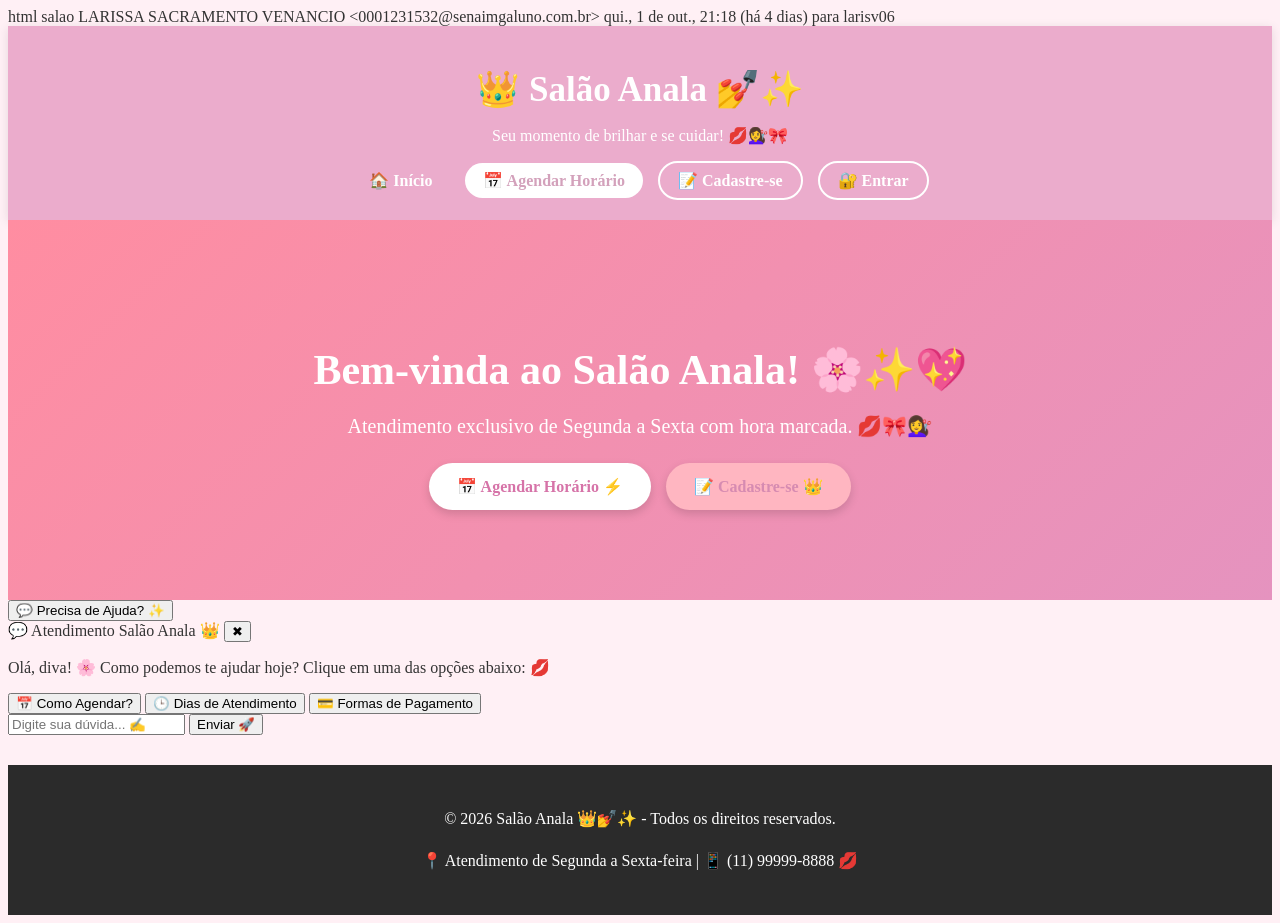
<file: index.html>
html salao

LARISSA SACRAMENTO VENANCIO <0001231532@senaimgaluno.com.br>
qui., 1 de out., 21:18 (há 4 dias)
para larisv06

<!DOCTYPE html>
<html lang="pt-BR">

<head>
    <meta charset="UTF-8">
    <meta name="viewport" content="width=device-width, initial-scale=1.0">
    <title>Salão Anala - Beleza Feminina 🌸✨</title>
    <link rel="stylesheet" href="style.css">
</head>

<body>

    <header>
        <h1>👑 Salão Anala 💅✨</h1>
        <p class="tagline">Seu momento de brilhar e se cuidar! 💋💇‍♀️🎀</p>

        <nav>
            <a href="index.html" class="nav-active">🏠 Início</a>
            <a href="agendamento.html" class="nav-btn">📅 Agendar Horário</a>
            <a href="cadastro.html" class="nav-btn nav-btn-outline">📝 Cadastre-se</a>
            <a href="login.html" class="nav-btn nav-btn-outline">🔐 Entrar</a>
        </nav>
    </header>

    <section class="banner">
        <div>
            <h2>Bem-vinda ao Salão Anala! 🌸✨💖</h2>
            <p>Atendimento exclusivo de Segunda a Sexta com hora marcada. 💋🎀💇‍♀️</p>
            <div class="banner-botoes">
                <a href="agendamento.html" class="botao">📅 Agendar Horário ⚡</a>
                <a href="cadastro.html" class="botao botao-secundario">📝 Cadastre-se 👑</a>
            </div>
        </div>
    </section>

    <!-- MINI CHAT DE DÚVIDAS DO CLIENTE -->
    <div class="chat-widget">
        <button type="button" id="chatToggle" class="chat-btn">💬 Precisa de Ajuda? ✨</button>

        <div id="chatBox" class="chat-box hidden">
            <div class="chat-header">
                <span>💬 Atendimento Salão Anala 👑</span>
                <button type="button" id="chatClose">✖</button>
            </div>

            <div id="chatMessages" class="chat-messages">
                <p class="bot-msg">Olá, diva! 🌸 Como podemos te ajudar hoje? Clique em uma das opções abaixo: 💋</p>
                <div class="chat-quick-replies">
                    <button type="button" class="quick-btn" id="btnAgendar">📅 Como Agendar?</button>
                    <button type="button" class="quick-btn" id="btnHorario">🕒 Dias de Atendimento</button>
                    <button type="button" class="quick-btn" id="btnPagamento">💳 Formas de Pagamento</button>
                </div>
            </div>

            <div class="chat-input-area">
                <input type="text" id="chatInput" placeholder="Digite sua dúvida... ✍️">
                <button type="button" id="chatSend">Enviar 🚀</button>
            </div>
        </div>
    </div>

    <footer>
        <p>© 2026 Salão Anala 👑💅✨ - Todos os direitos reservados.</p>
        <p>📍 Atendimento de Segunda a Sexta-feira | 📱 (11) 99999-8888 💋</p>
    </footer>

    <script src="script.js"></script>
</body>

</html>
</file>
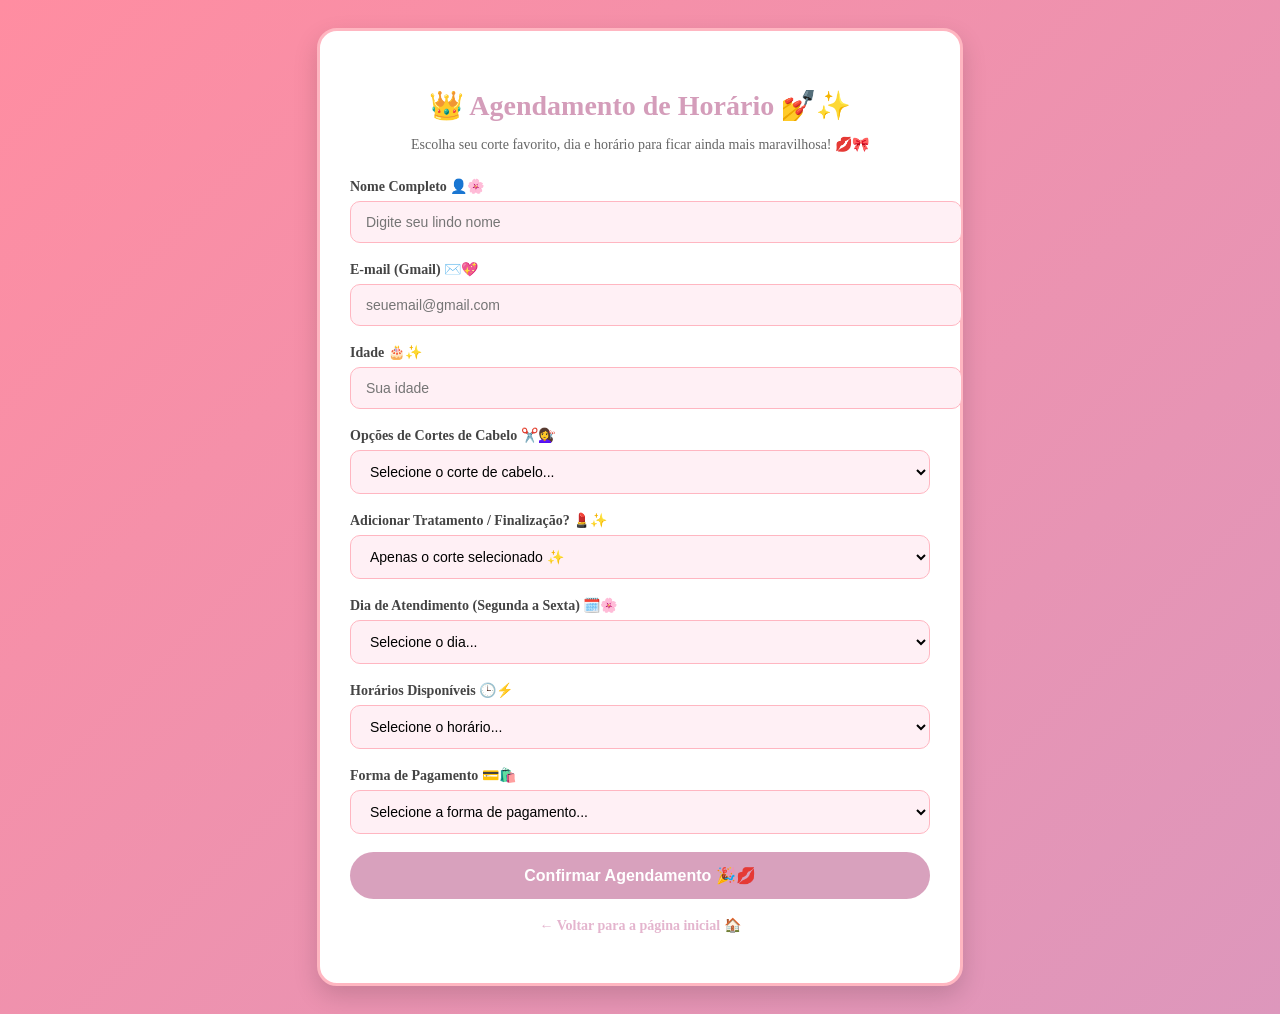
<file: agendamento.html>
<!DOCTYPE html>
<html lang="pt-BR">

<head>
    <meta charset="UTF-8">
    <meta name="viewport" content="width=device-width, initial-scale=1.0">
    <title>Salão Anala - Agendamento 🌸✨</title>
    <link rel="stylesheet" href="style.css">
</head>

<body class="auth-page">

    <div class="auth-container" style="max-width: 580px;">
        <h2>👑 Agendamento de Horário 💅✨</h2>
        <p class="auth-subtitle">Escolha seu corte favorito, dia e horário para ficar ainda mais maravilhosa! 💋🎀</p>

        <form id="agendamentoForm">
            <!-- DADOS PESSOAIS -->
            <div class="form-group">
                <label for="nomeCliente">Nome Completo 👤🌸</label>
                <input type="text" id="nomeCliente" placeholder="Digite seu lindo nome" required>
            </div>

            <div class="form-group">
                <label for="emailCliente">E-mail (Gmail) ✉️💖</label>
                <input type="email" id="emailCliente" placeholder="seuemail@gmail.com" required>
            </div>

            <div class="form-group">
                <label for="idadeCliente">Idade 🎂✨</label>
                <input type="number" id="idadeCliente" placeholder="Sua idade" min="12" max="100" required>
            </div>

            <!-- OPÇÕES DE CORTES DE CABELO -->
            <div class="form-group">
                <label for="corteCabelo">Opções de Cortes de Cabelo ✂️💇‍♀️</label>
                <select id="corteCabelo" class="input-select" required>
                    <option value="">Selecione o corte de cabelo...</option>
                    <option value="Corte Camadas (R$ 79,90)">Corte em Camadas (Dar Leveza e Volume) — R$ 79,90 🌸
                    </option>
                    <option value="Corte Chanel / Bob (R$ 89,90)">Corte Chanel / Bob Moderno — R$ 89,90 👑</option>
                    <option value="Corte Butterfly (R$ 99,90)">Corte Borboleta / Butterfly Cut — R$ 99,90 🦋</option>
                    <option value="Corte Long Bob (R$ 85,00)">Long Bob Versátil — R$ 85,00 ✨</option>
                    <option value="Corte Pixie (R$ 75,00)">Corte Pixie Feminino (Curto Elegante) — R$ 75,00 ⚡</option>
                    <option value="Corte Bordado / Pontas (R$ 60,00)">Corte Bordado / Removendo Pontas Duplas — R$ 60,00
                        ✂️</option>
                    <option value="Franja / Ajuste (R$ 35,00)">Ajuste de Franja — R$ 35,00 🎀</option>
                </select>
            </div>

            <!-- SERVIÇOS ADICIONAIS -->
            <div class="form-group">
                <label for="servicoExtra">Adicionar Tratamento / Finalização? 💄✨</label>
                <select id="servicoExtra" class="input-select">
                    <option value="Nenhum">Apenas o corte selecionado ✨</option>
                    <option value="Escova Modeladora (+R$ 35,00)">+ Escova Modeladora (R$ 35,00) 💨</option>
                    <option value="Hidratação Express (+R$ 45,00)">+ Hidratação Express Brilho (R$ 45,00) 💎</option>
                    <option value="Nutrição Profunda (+R$ 65,00)">+ Nutrição Profunda e Selagem (R$ 65,00) 🌸</option>
                </select>
            </div>

            <!-- DATA (SEGUNDA A SEXTA) -->
            <div class="form-group">
                <label for="diaSemana">Dia de Atendimento (Segunda a Sexta) 🗓️️🌸</label>
                <select id="diaSemana" class="input-select" required>
                    <option value="">Selecione o dia...</option>
                    <option value="Segunda-feira">Segunda-feira 🌸</option>
                    <option value="Terça-feira">Terça-feira 💅</option>
                    <option value="Quarta-feira">Quarta-feira 💄</option>
                    <option value="Quinta-feira">Quinta-feira 💇‍♀️</option>
                    <option value="Sexta-feira">Sexta-feira ✨</option>
                </select>
            </div>

            <!-- HORÁRIOS DISPONÍVEIS -->
            <div class="form-group">
                <label for="horarioAtendimento">Horários Disponíveis 🕒⚡</label>
                <select id="horarioAtendimento" class="input-select" required>
                    <option value="">Selecione o horário...</option>
                    <option value="08:00">08:00 (Manhã) 🌅</option>
                    <option value="09:30">09:30 (Manhã) ☀️</option>
                    <option value="11:00">11:00 (Manhã) 🌿</option>
                    <option value="13:30">13:30 (Tarde) 🍧</option>
                    <option value="15:00">15:00 (Tarde) ☕</option>
                    <option value="16:30">16:30 (Tarde) 🌆</option>
                </select>
            </div>

            <!-- FORMA DE PAGAMENTO -->
            <div class="form-group">
                <label for="pagamentoAgendamento">Forma de Pagamento 💳🛍️</label>
                <select id="pagamentoAgendamento" class="input-select" required>
                    <option value="">Selecione a forma de pagamento...</option>
                    <option value="Pix">Pix (com 5% de desconto no salão!) ⚡💖</option>
                    <option value="Cartão de Crédito">Cartão de Crédito 💳✨</option>
                    <option value="Cartão de Débito">Cartão de Débito 💳🌸</option>
                    <option value="Dinheiro">Dinheiro no Local 💵👑</option>
                </select>
            </div>

            <button type="submit" class="btn-auth">Confirmar Agendamento 🎉💋</button>
        </form>

        <p class="auth-footer">
            <a href="index.html">← Voltar para a página inicial 🏠</a>
        </p>
    </div>

    <script src="script.js"></script>
</body>

</html>
</file>
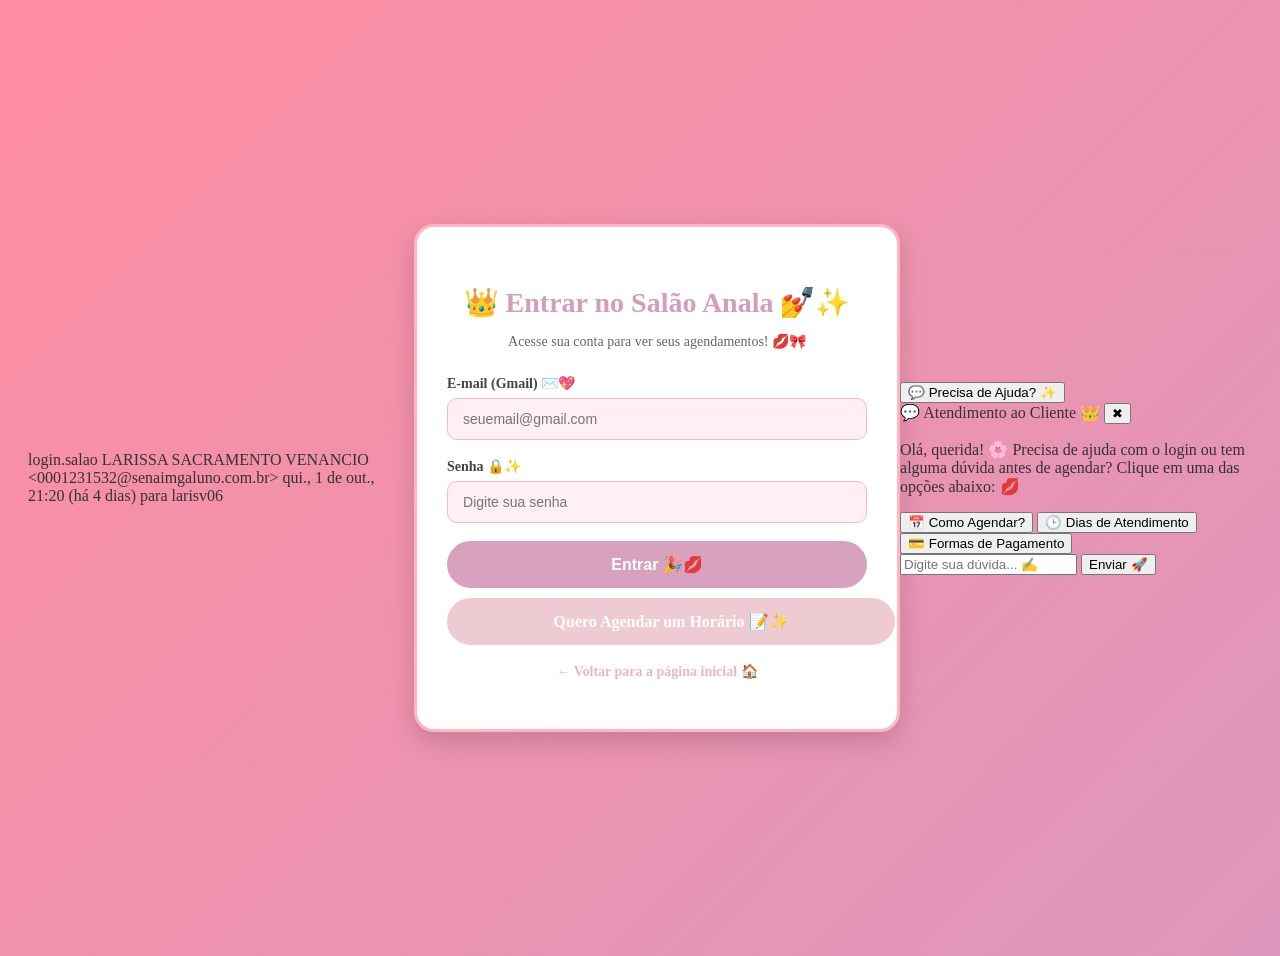
<file: login.html>
login.salao

LARISSA SACRAMENTO VENANCIO <0001231532@senaimgaluno.com.br>
qui., 1 de out., 21:20 (há 4 dias)
para larisv06

<!DOCTYPE html>
<html lang="pt-BR">

<head>
    <meta charset="UTF-8">
    <meta name="viewport" content="width=device-width, initial-scale=1.0">
    <title>Salão Anala - Login 🌸</title>
    <link rel="stylesheet" href="style.css">
</head>

<body class="auth-page">

    <div class="auth-container">
        <h2>👑 Entrar no Salão Anala 💅✨</h2>
        <p class="auth-subtitle">Acesse sua conta para ver seus agendamentos! 💋🎀</p>

        <form id="loginForm">
            <div class="form-group">
                <label for="emailLogin">E-mail (Gmail) ✉️💖</label>
                <input type="email" id="emailLogin" placeholder="seuemail@gmail.com" required>
            </div>

            <div class="form-group">
                <label for="senhaLogin">Senha 🔒✨</label>
                <input type="password" id="senhaLogin" placeholder="Digite sua senha" required>
            </div>

            <button type="submit" class="btn-auth">Entrar 🎉💋</button>
            <a href="agendamento.html" class="btn-auth btn-secondary"
                style="display: block; text-align: center; text-decoration: none; margin-top: 10px;">Quero Agendar um
                Horário 📝✨</a>
        </form>

        <p class="auth-footer">
            <a href="index.html">← Voltar para a página inicial 🏠</a>
        </p>
    </div>

    <!-- MINI CHAT DE AJUDA AO CLIENTE -->
    <div class="chat-widget">
        <button type="button" id="chatToggle" class="chat-btn">💬 Precisa de Ajuda? ✨</button>

        <div id="chatBox" class="chat-box hidden">
            <div class="chat-header">
                <span>💬 Atendimento ao Cliente 👑</span>
                <button type="button" id="chatClose">✖</button>
            </div>

            <div id="chatMessages" class="chat-messages">
                <p class="bot-msg">Olá, querida! 🌸 Precisa de ajuda com o login ou tem alguma dúvida antes de agendar?
                    Clique em uma das opções abaixo: 💋</p>
                <div class="chat-quick-replies">
                    <button type="button" class="quick-btn" id="btnAgendar">📅 Como Agendar?</button>
                    <button type="button" class="quick-btn" id="btnHorario">🕒 Dias de Atendimento</button>
                    <button type="button" class="quick-btn" id="btnPagamento">💳 Formas de Pagamento</button>
                </div>
            </div>

            <div class="chat-input-area">
                <input type="text" id="chatInput" placeholder="Digite sua dúvida... ✍️">
                <button type="button" id="chatSend">Enviar 🚀</button>
            </div>
        </div>
    </div>

    <script src="script.js"></script>
</body>

</html>
</file>
<file: style.css>
css salao

LARISSA SACRAMENTO VENANCIO <0001231532@senaimgaluno.com.br>
qui., 1 de out., 21:19 (há 4 dias)
para larisv06

* {
    margin: 0;
    padding: 0;
    box-sizing: border-box;
    font-family: Arial, sans-serif;
}

body {
    background-color: #fff0f5;
    /* Fundo rosa bem suave */
    color: #333;
}

/* --- HEADER --- */
header {
    background-color: #ebaccc;
    /* Rosa vibrante */
    color: white;
    padding: 20px;
    text-align: center;
    box-shadow: 0 2px 10px rgba(0, 0, 0, 0.1);
}

header h1 {
    font-size: 35px;
    margin-bottom: 10px;
}

nav {
    display: flex;
    justify-content: center;
    align-items: center;
    gap: 15px;
    flex-wrap: wrap;
    margin-top: 15px;
}

nav a {
    color: white;
    text-decoration: none;
    font-weight: bold;
    padding: 8px 18px;
    border-radius: 20px;
    transition: background 0.3s;
}

nav a:hover {
    background-color: rgba(255, 255, 255, 0.25);
}

.nav-btn {
    background-color: white;
    color: #d3a1bb !important;
}

.nav-btn-outline {
    background-color: transparent;
    border: 2px solid white;
    color: white !important;
}

/* --- BANNER PRINCIPAL --- */
.banner {
    background: linear-gradient(135deg, #ff8da1, #e593bf);
    height: 380px;
    display: flex;
    align-items: center;
    justify-content: center;
    text-align: center;
    color: white;
    padding: 0 20px;
}

.banner h2 {
    font-size: 42px;
    margin-bottom: 15px;
}

.banner p {
    font-size: 20px;
    margin-bottom: 25px;
}

.banner-botoes {
    display: flex;
    justify-content: center;
    gap: 15px;
    flex-wrap: wrap;
}

.botao {
    background-color: white;
    color: #d673a8;
    padding: 14px 28px;
    border-radius: 25px;
    text-decoration: none;
    font-weight: bold;
    font-size: 16px;
    display: inline-block;
    box-shadow: 0 4px 10px rgba(0, 0, 0, 0.15);
    transition: transform 0.2s;
}

.botao-secundario {
    background-color: #ffb6c1;
    color: #d68bb1;
}

.botao:hover {
    transform: scale(1.05);
}

/* --- SEÇÃO DE CARDS --- */
.produtos {
    padding: 50px 20px;
    text-align: center;
}

.produtos h2 {
    color: #dba4c2;
    margin-bottom: 30px;
    font-size: 32px;
}

.cards {
    display: flex;
    justify-content: center;
    flex-wrap: wrap;
    gap: 25px;
}

.card {
    background-color: white;
    width: 280px;
    padding: 30px 20px;
    border-radius: 15px;
    border: 2px solid #ffb6c1;
    box-shadow: 0 4px 12px rgba(255, 105, 180, 0.15);
    transition: transform 0.3s;
}

.card:hover {
    transform: translateY(-5px);
}

.card-icon {
    font-size: 50px;
    margin-bottom: 15px;
}

.card h3 {
    margin: 10px 0;
    color: #c296ae;
}

.card p {
    margin-bottom: 15px;
    font-size: 14px;
    color: #555;
    line-height: 1.4;
}

.preco {
    font-size: 20px;
    font-weight: bold;
    color: #e0acc8;
    margin-bottom: 15px;
}

.comprar {
    display: block;
    background-color: #e797bf;
    color: white;
    padding: 12px 20px;
    border-radius: 20px;
    text-decoration: none;
    font-size: 16px;
    font-weight: bold;
    text-align: center;
}

.comprar:hover {
    background-color: #ddb2c9;
}

/* --- TABELA DE PREÇOS --- */
.tabela-container {
    max-width: 800px;
    margin: 0 auto;
    background: white;
    border-radius: 15px;
    padding: 20px;
    border: 2px solid #ffb6c1;
    box-shadow: 0 4px 12px rgba(0, 0, 0, 0.05);
}

.tabela-precos {
    width: 100%;
    border-collapse: collapse;
    text-align: left;
}

.tabela-precos th,
.tabela-precos td {
    padding: 14px;
    border-bottom: 1px solid #ffe4e1;
}

.tabela-precos th {
    background-color: #ffb6c1;
    color: #c98dab;
}

.preco-tabela {
    font-weight: bold;
    color: #f0aacf;
}

.comprar-sm {
    background-color: #daa7c1;
    color: white;
    padding: 8px 14px;
    border-radius: 15px;
    text-decoration: none;
    font-size: 14px;
    font-weight: bold;
}

/* --- FORMULÁRIOS DE AUTENTICAÇÃO --- */
.auth-page {
    display: flex;
    justify-content: center;
    align-items: center;
    min-height: 100vh;
    padding: 20px;
    background: linear-gradient(135deg, #ff8da1, #dd97bc);
}

.auth-container {
    background-color: white;
    width: 100%;
    max-width: 420px;
    padding: 35px 30px;
    border-radius: 20px;
    box-shadow: 0 10px 25px rgba(0, 0, 0, 0.15);
    text-align: center;
    border: 3px solid #ffb6c1;
}

.auth-container h2 {
    color: #d49dba;
    font-size: 28px;
    margin-bottom: 5px;
}

.auth-subtitle {
    color: #666;
    font-size: 14px;
    margin-bottom: 25px;
}

.form-group {
    text-align: left;
    margin-bottom: 18px;
}

.form-group label {
    display: block;
    font-weight: bold;
    font-size: 14px;
    margin-bottom: 6px;
    color: #444;
}

.form-group input,
.input-select {
    width: 100%;
    padding: 12px 15px;
    border: 1px solid #ffb6c1;
    border-radius: 10px;
    font-size: 14px;
    outline: none;
    background-color: #fff0f5;
}

.form-group input:focus,
.input-select:focus {
    border-color: #e691be;
}

.btn-auth {
    display: block;
    width: 100%;
    background-color: #d8a1bd;
    color: white;
    padding: 14px;
    border: none;
    border-radius: 25px;
    font-size: 16px;
    font-weight: bold;
    cursor: pointer;
    text-decoration: none;
    margin-top: 10px;
    transition: background-color 0.3s;
}

.btn-auth:hover {
    background-color: #ebb7d2;
}

.btn-secondary {
    background-color: #eecbd2;
}

.auth-footer {
    margin-top: 18px;
    font-size: 14px;
    color: #666;
}

.auth-footer a {
    color: #e4b5ce;
    text-decoration: none;
    font-weight: bold;
}

/* --- FOOTER --- */
footer {
    background-color: #2b2b2b;
    color: white;
    text-align: center;
    padding: 25px;
    margin-top: 30px;
    line-height: 1.6;


    .chat-quick-replies {
        display: flex;
        flex-direction: column;
        gap: 6px;
        margin-top: 8px;
    }

    .quick-btn {
        background-color: #ffe4e1;
        color: #8b0046;
        border: 1px solid #ffccd5;
        padding: 6px 12px;
        border-radius: 12px;
        font-size: 12px;
        font-weight: bold;
        cursor: pointer;
        text-align: left;
        transition: background-color 0.2s;
    }

    .quick-btn:hover {
        background-color: #ffb6c1;
    }

    .hidden {
        display: none !important;
    }
}
</file>
